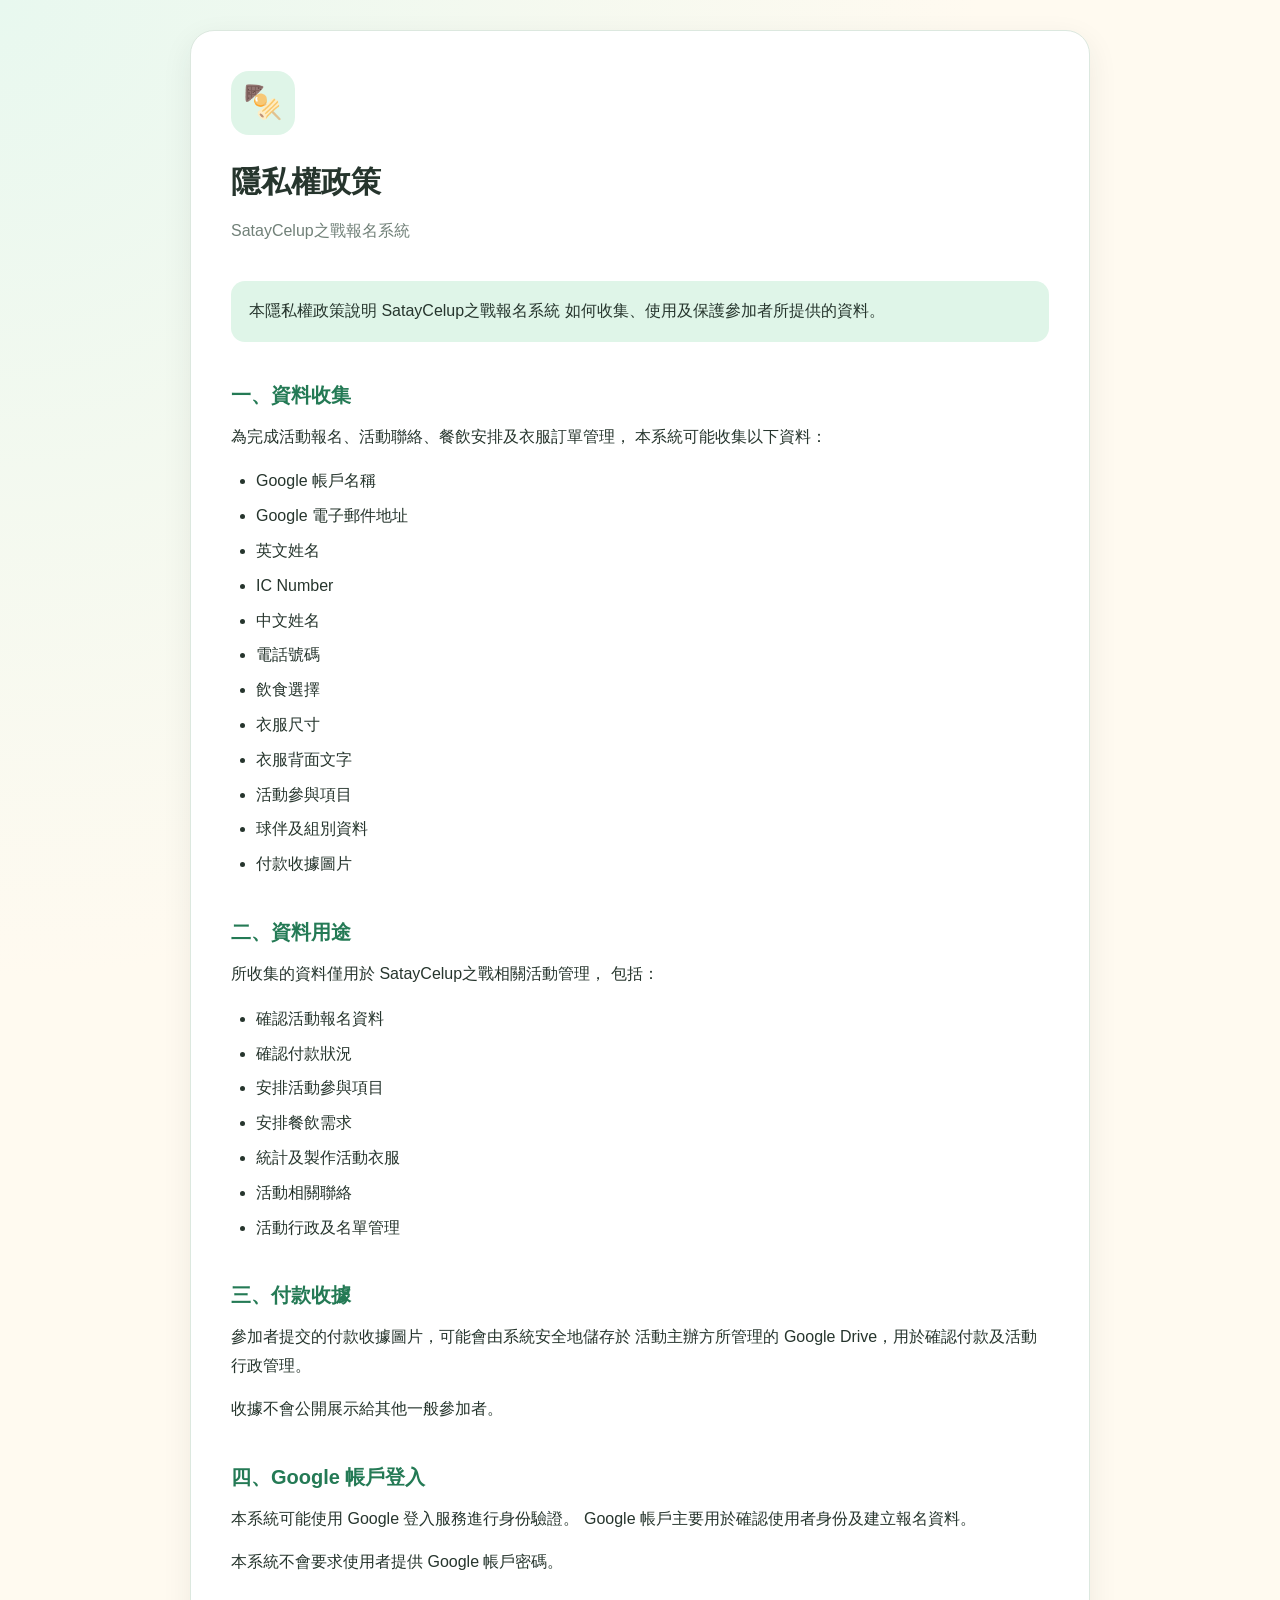
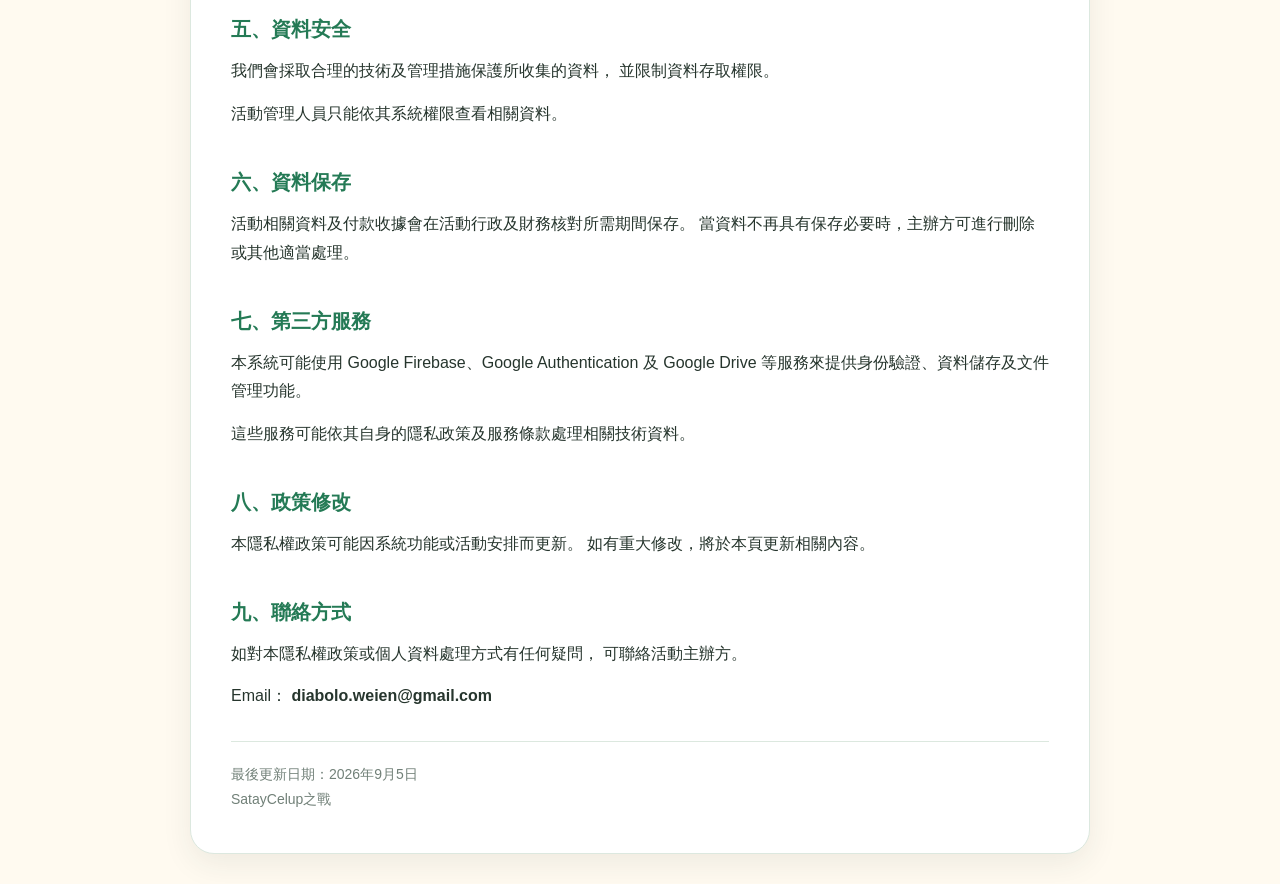
<file: privacy.html>
<!DOCTYPE html>
<html lang="zh-Hant">
<head>
  <meta charset="UTF-8">
  <meta name="viewport" content="width=device-width, initial-scale=1.0">

  <title>隱私權政策｜SatayCelup之戰</title>

  <style>
    :root{
      --mint:#dff5e8;
      --mint-dark:#247a55;
      --cream:#fffaf0;
      --text:#26352d;
      --muted:#718078;
      --border:#dce8df;
      --white:#ffffff;
      --shadow:0 10px 30px rgba(38,53,45,.08);
    }

    *{
      box-sizing:border-box;
    }

    body{
      margin:0;
      padding:30px 16px;
      background:
        radial-gradient(circle at top left, #e8f8ef 0, transparent 35%),
        var(--cream);
      color:var(--text);
      font-family:
        -apple-system,
        BlinkMacSystemFont,
        "Segoe UI",
        "Noto Sans TC",
        "Microsoft JhengHei",
        sans-serif;
      line-height:1.8;
    }

    .container{
      width:100%;
      max-width:900px;
      margin:0 auto;
    }

    .card{
      background:var(--white);
      border:1px solid var(--border);
      border-radius:24px;
      padding:40px;
      box-shadow:var(--shadow);
    }

    .logo{
      width:64px;
      height:64px;
      display:flex;
      align-items:center;
      justify-content:center;
      background:var(--mint);
      border-radius:18px;
      font-size:32px;
      margin-bottom:20px;
    }

    h1{
      margin:0 0 8px;
      font-size:30px;
    }

    .subtitle{
      color:var(--muted);
      margin-bottom:35px;
    }

    h2{
      margin-top:35px;
      margin-bottom:10px;
      color:var(--mint-dark);
      font-size:20px;
    }

    p{
      margin:8px 0 14px;
    }

    ul{
      padding-left:25px;
    }

    li{
      margin:6px 0;
    }

    .notice{
      background:var(--mint);
      border-radius:14px;
      padding:16px 18px;
      margin:20px 0;
    }

    .footer{
      margin-top:30px;
      padding-top:20px;
      border-top:1px solid var(--border);
      color:var(--muted);
      font-size:14px;
    }

    @media(max-width:600px){
      body{
        padding:15px 10px;
      }

      .card{
        padding:25px 20px;
        border-radius:18px;
      }

      h1{
        font-size:25px;
      }
    }
  </style>
</head>

<body>

  <div class="container">

    <div class="card">

      <div class="logo">🍢</div>

      <h1>隱私權政策</h1>

      <div class="subtitle">
        SatayCelup之戰報名系統
      </div>

      <div class="notice">
        本隱私權政策說明 SatayCelup之戰報名系統
        如何收集、使用及保護參加者所提供的資料。
      </div>

      <h2>一、資料收集</h2>

      <p>
        為完成活動報名、活動聯絡、餐飲安排及衣服訂單管理，
        本系統可能收集以下資料：
      </p>

      <ul>
        <li>Google 帳戶名稱</li>
        <li>Google 電子郵件地址</li>
        <li>英文姓名</li>
        <li>IC Number</li>
        <li>中文姓名</li>
        <li>電話號碼</li>
        <li>飲食選擇</li>
        <li>衣服尺寸</li>
        <li>衣服背面文字</li>
        <li>活動參與項目</li>
        <li>球伴及組別資料</li>
        <li>付款收據圖片</li>
      </ul>

      <h2>二、資料用途</h2>

      <p>
        所收集的資料僅用於 SatayCelup之戰相關活動管理，
        包括：
      </p>

      <ul>
        <li>確認活動報名資料</li>
        <li>確認付款狀況</li>
        <li>安排活動參與項目</li>
        <li>安排餐飲需求</li>
        <li>統計及製作活動衣服</li>
        <li>活動相關聯絡</li>
        <li>活動行政及名單管理</li>
      </ul>

      <h2>三、付款收據</h2>

      <p>
        參加者提交的付款收據圖片，可能會由系統安全地儲存於
        活動主辦方所管理的 Google Drive，用於確認付款及活動行政管理。
      </p>

      <p>
        收據不會公開展示給其他一般參加者。
      </p>

      <h2>四、Google 帳戶登入</h2>

      <p>
        本系統可能使用 Google 登入服務進行身份驗證。
        Google 帳戶主要用於確認使用者身份及建立報名資料。
      </p>

      <p>
        本系統不會要求使用者提供 Google 帳戶密碼。
      </p>

      <h2>五、資料安全</h2>

      <p>
        我們會採取合理的技術及管理措施保護所收集的資料，
        並限制資料存取權限。
      </p>

      <p>
        活動管理人員只能依其系統權限查看相關資料。
      </p>

      <h2>六、資料保存</h2>

      <p>
        活動相關資料及付款收據會在活動行政及財務核對所需期間保存。
        當資料不再具有保存必要時，主辦方可進行刪除或其他適當處理。
      </p>

      <h2>七、第三方服務</h2>

      <p>
        本系統可能使用 Google Firebase、Google Authentication
        及 Google Drive 等服務來提供身份驗證、資料儲存及文件管理功能。
      </p>

      <p>
        這些服務可能依其自身的隱私政策及服務條款處理相關技術資料。
      </p>

      <h2>八、政策修改</h2>

      <p>
        本隱私權政策可能因系統功能或活動安排而更新。
        如有重大修改，將於本頁更新相關內容。
      </p>

      <h2>九、聯絡方式</h2>

      <p>
        如對本隱私權政策或個人資料處理方式有任何疑問，
        可聯絡活動主辦方。
      </p>

      <p>
        Email：
        <strong>diabolo.weien@gmail.com</strong>
      </p>

      <div class="footer">
        最後更新日期：2026年9月5日<br>
        SatayCelup之戰
      </div>

    </div>

  </div>

</body>
</html>
</file>
